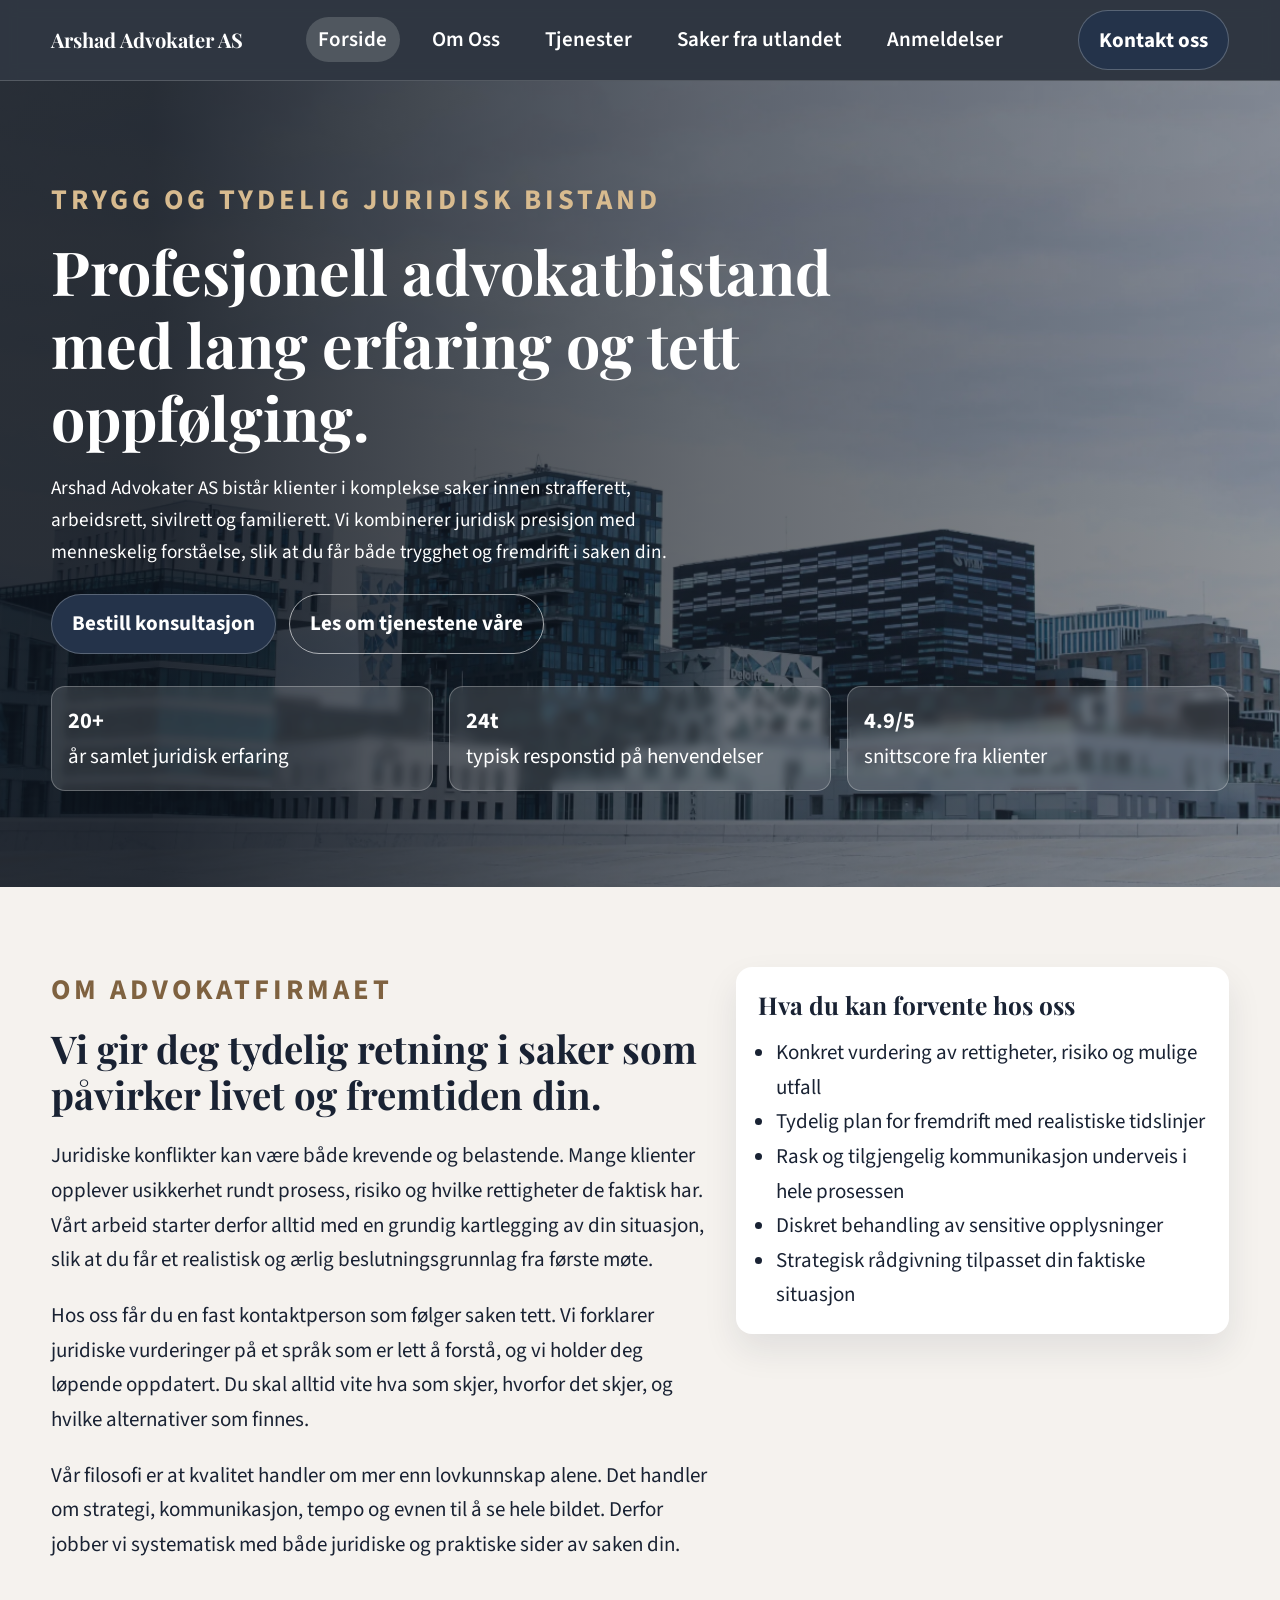
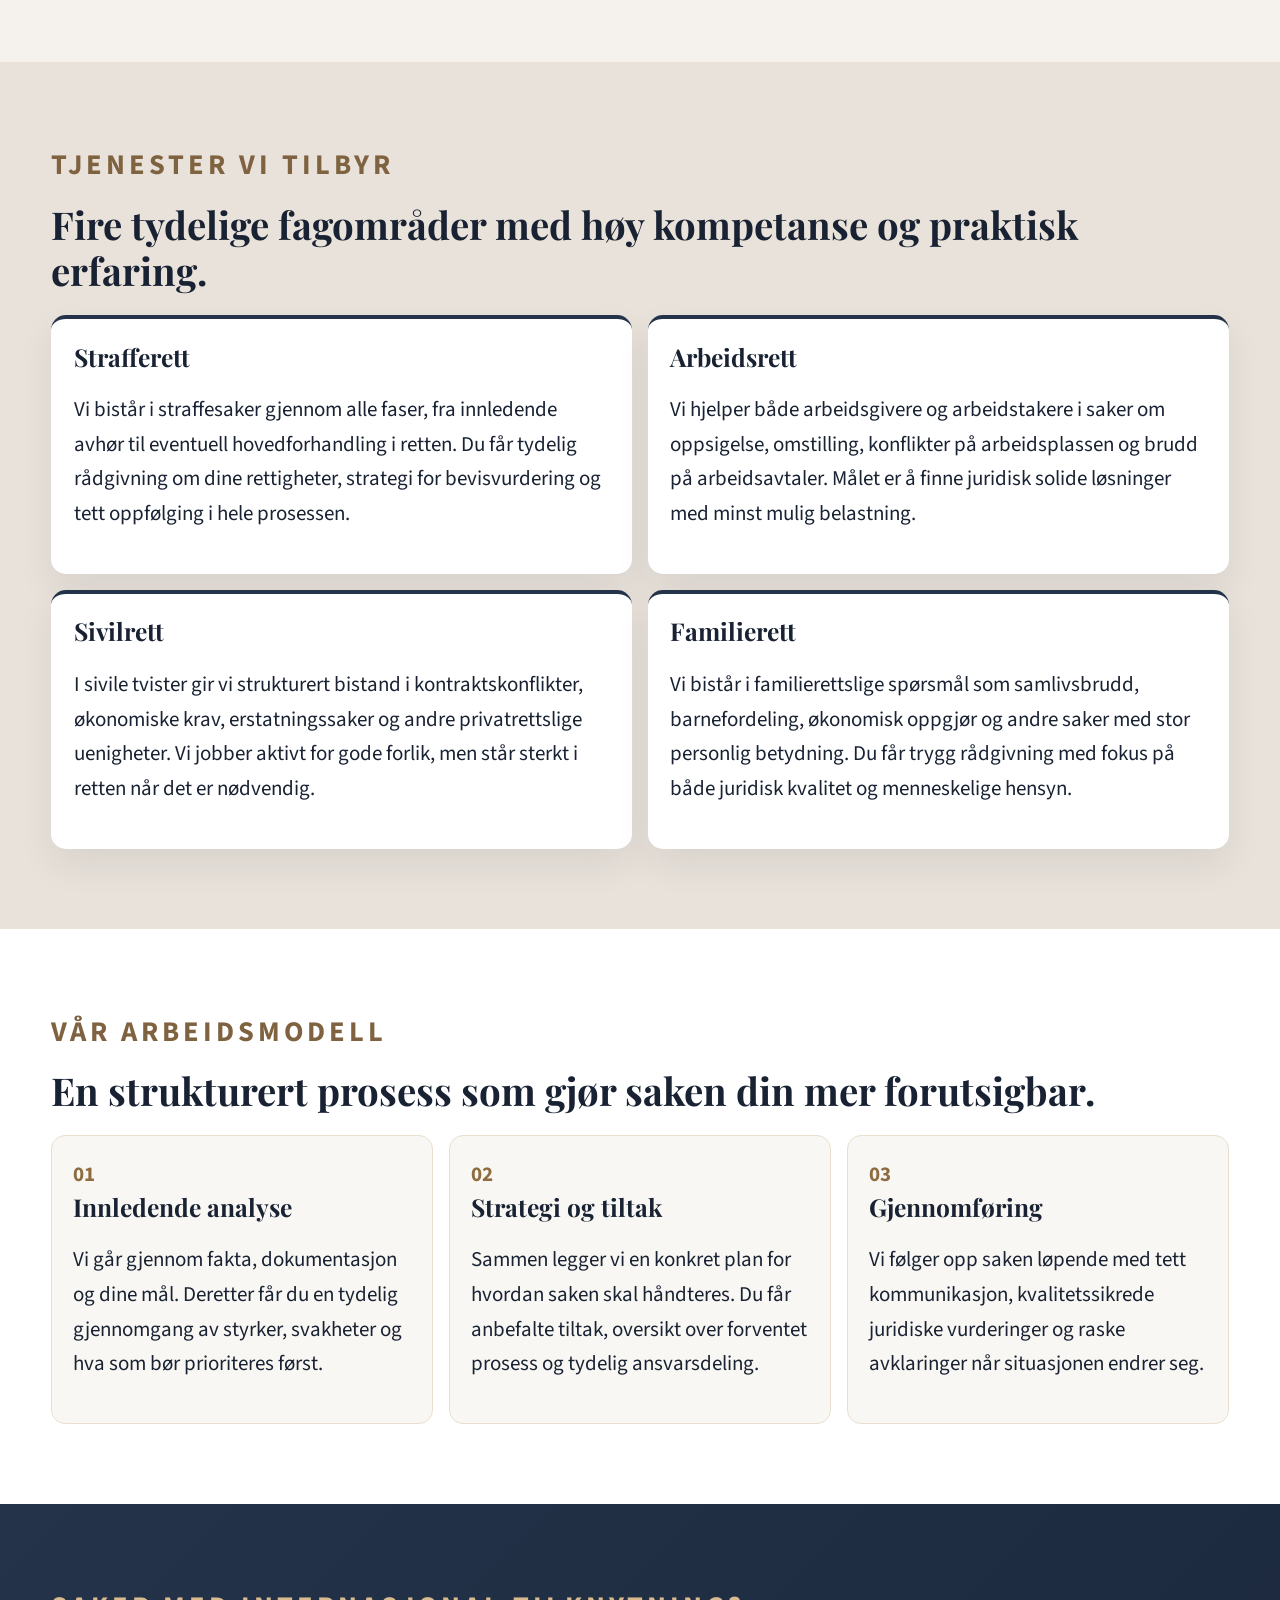
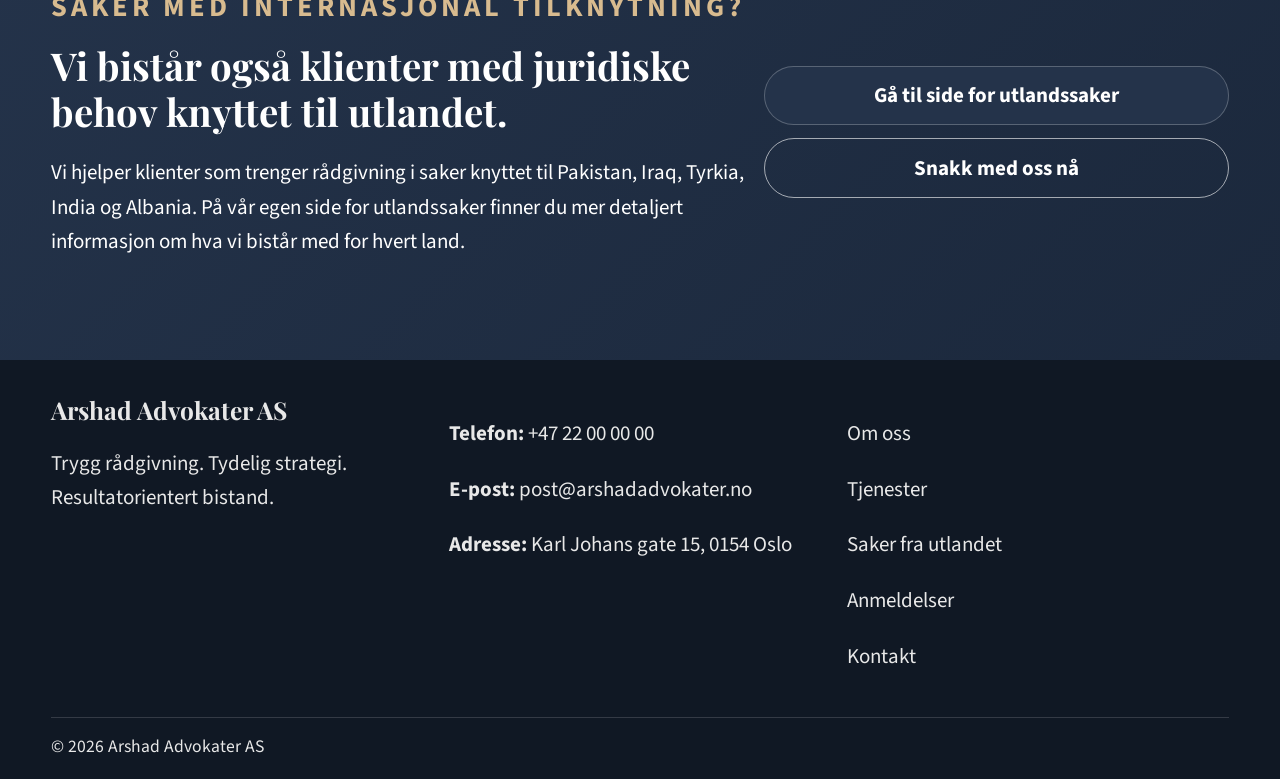
<file: index.html>
<!DOCTYPE html>
<html lang="no">
  <head>
    <meta charset="UTF-8" />
    <meta name="viewport" content="width=device-width, initial-scale=1.0" />
    <title>Arshad Advokater AS | Forside</title>
    <meta
      name="description"
      content="Arshad Advokater AS tilbyr rådgivning innen strafferett, arbeidsrett, sivilrett og familierett med tydelig prosess og tett oppfølging."
    />
    <link rel="preconnect" href="https://fonts.googleapis.com" />
    <link rel="preconnect" href="https://fonts.gstatic.com" crossorigin />
    <link
      href="https://fonts.googleapis.com/css2?family=Playfair+Display:wght@600;700;800&family=Source+Sans+3:wght@300;400;500;600;700&display=swap"
      rel="stylesheet"
    />
    <link rel="stylesheet" href="css/style.css" />
  </head>
  <body>
    <header class="site-header">
      <div class="container nav-wrap">
        <a class="logo" href="index.html">Arshad Advokater AS</a>
        <nav aria-label="Hovedmeny">
          <ul class="menu">
            <li><a class="active" href="index.html">Forside</a></li>
            <li><a href="about.html">Om Oss</a></li>
            <li><a href="tjenester.html">Tjenester</a></li>
            <li><a href="utlandet.html">Saker fra utlandet</a></li>
            <li><a href="anmeldelser.html">Anmeldelser</a></li>
          </ul>
        </nav>
        <a class="nav-cta" href="kontakt.html">Kontakt oss</a>
      </div>
    </header>

    <main>
      <section class="hero">
        <div class="hero-overlay"></div>
        <div class="container hero-content">
          <p class="eyebrow">TRYGG OG TYDELIG JURIDISK BISTAND</p>
          <h1>Profesjonell advokatbistand med lang erfaring og tett oppfølging.</h1>
          <p class="lead">
            Arshad Advokater AS bistår klienter i komplekse saker innen strafferett,
            arbeidsrett, sivilrett og familierett. Vi kombinerer juridisk presisjon med
            menneskelig forståelse, slik at du får både trygghet og fremdrift i saken din.
          </p>
          <div class="hero-actions">
            <a class="btn btn-primary" href="kontakt.html">Bestill konsultasjon</a>
            <a class="btn btn-secondary" href="tjenester.html">Les om tjenestene våre</a>
          </div>
          <div class="hero-stats">
            <article>
              <strong>20+</strong>
              <span>år samlet juridisk erfaring</span>
            </article>
            <article>
              <strong>24t</strong>
              <span>typisk responstid på henvendelser</span>
            </article>
            <article>
              <strong>4.9/5</strong>
              <span>snittscore fra klienter</span>
            </article>
          </div>
        </div>
      </section>

      <section class="section intro">
        <div class="container split">
          <article>
            <p class="eyebrow dark">OM ADVOKATFIRMAET</p>
            <h2>Vi gir deg tydelig retning i saker som påvirker livet og fremtiden din.</h2>
            <p>
              Juridiske konflikter kan være både krevende og belastende. Mange klienter
              opplever usikkerhet rundt prosess, risiko og hvilke rettigheter de faktisk har.
              Vårt arbeid starter derfor alltid med en grundig kartlegging av din situasjon,
              slik at du får et realistisk og ærlig beslutningsgrunnlag fra første møte.
            </p>
            <p>
              Hos oss får du en fast kontaktperson som følger saken tett. Vi forklarer juridiske
              vurderinger på et språk som er lett å forstå, og vi holder deg løpende oppdatert.
              Du skal alltid vite hva som skjer, hvorfor det skjer, og hvilke alternativer som finnes.
            </p>
            <p>
              Vår filosofi er at kvalitet handler om mer enn lovkunnskap alene. Det handler om
              strategi, kommunikasjon, tempo og evnen til å se hele bildet. Derfor jobber vi
              systematisk med både juridiske og praktiske sider av saken din.
            </p>
          </article>
          <aside class="panel">
            <h3>Hva du kan forvente hos oss</h3>
            <ul>
              <li>Konkret vurdering av rettigheter, risiko og mulige utfall</li>
              <li>Tydelig plan for fremdrift med realistiske tidslinjer</li>
              <li>Rask og tilgjengelig kommunikasjon underveis i hele prosessen</li>
              <li>Diskret behandling av sensitive opplysninger</li>
              <li>Strategisk rådgivning tilpasset din faktiske situasjon</li>
            </ul>
          </aside>
        </div>
      </section>

      <section class="section features">
        <div class="container">
          <p class="eyebrow dark">TJENESTER VI TILBYR</p>
          <h2>Fire tydelige fagområder med høy kompetanse og praktisk erfaring.</h2>
          <div class="feature-grid">
            <article class="feature-card">
              <h3>Strafferett</h3>
              <p>
                Vi bistår i straffesaker gjennom alle faser, fra innledende avhør til eventuell
                hovedforhandling i retten. Du får tydelig rådgivning om dine rettigheter, strategi
                for bevisvurdering og tett oppfølging i hele prosessen.
              </p>
            </article>
            <article class="feature-card">
              <h3>Arbeidsrett</h3>
              <p>
                Vi hjelper både arbeidsgivere og arbeidstakere i saker om oppsigelse, omstilling,
                konflikter på arbeidsplassen og brudd på arbeidsavtaler. Målet er å finne juridisk
                solide løsninger med minst mulig belastning.
              </p>
            </article>
            <article class="feature-card">
              <h3>Sivilrett</h3>
              <p>
                I sivile tvister gir vi strukturert bistand i kontraktskonflikter, økonomiske krav,
                erstatningssaker og andre privatrettslige uenigheter. Vi jobber aktivt for gode
                forlik, men står sterkt i retten når det er nødvendig.
              </p>
            </article>
            <article class="feature-card">
              <h3>Familierett</h3>
              <p>
                Vi bistår i familierettslige spørsmål som samlivsbrudd, barnefordeling, økonomisk
                oppgjør og andre saker med stor personlig betydning. Du får trygg rådgivning med
                fokus på både juridisk kvalitet og menneskelige hensyn.
              </p>
            </article>
          </div>
        </div>
      </section>

      <section class="section process">
        <div class="container">
          <p class="eyebrow dark">VÅR ARBEIDSMODELL</p>
          <h2>En strukturert prosess som gjør saken din mer forutsigbar.</h2>
          <div class="timeline">
            <article>
              <span>01</span>
              <h3>Innledende analyse</h3>
              <p>
                Vi går gjennom fakta, dokumentasjon og dine mål. Deretter får du en tydelig
                gjennomgang av styrker, svakheter og hva som bør prioriteres først.
              </p>
            </article>
            <article>
              <span>02</span>
              <h3>Strategi og tiltak</h3>
              <p>
                Sammen legger vi en konkret plan for hvordan saken skal håndteres. Du får
                anbefalte tiltak, oversikt over forventet prosess og tydelig ansvarsdeling.
              </p>
            </article>
            <article>
              <span>03</span>
              <h3>Gjennomføring</h3>
              <p>
                Vi følger opp saken løpende med tett kommunikasjon, kvalitetssikrede juridiske
                vurderinger og raske avklaringer når situasjonen endrer seg.
              </p>
            </article>
          </div>
        </div>
      </section>

      <section class="section cta">
        <div class="container cta-wrap">
          <div>
            <p class="eyebrow">SAKER MED INTERNASJONAL TILKNYTNING?</p>
            <h2>Vi bistår også klienter med juridiske behov knyttet til utlandet.</h2>
            <p>
              Vi hjelper klienter som trenger rådgivning i saker knyttet til Pakistan,
              Iraq, Tyrkia, India og Albania. På vår egen side for utlandssaker finner
              du mer detaljert informasjon om hva vi bistår med for hvert land.
            </p>
          </div>
          <div class="cta-actions">
            <a class="btn btn-primary" href="utlandet.html">Gå til side for utlandssaker</a>
            <a class="btn btn-secondary" href="kontakt.html">Snakk med oss nå</a>
          </div>
        </div>
      </section>
    </main>

    <footer class="site-footer">
      <div class="container footer-grid">
        <div>
          <h3>Arshad Advokater AS</h3>
          <p>Trygg rådgivning. Tydelig strategi. Resultatorientert bistand.</p>
        </div>
        <div>
          <p><strong>Telefon:</strong> +47 22 00 00 00</p>
          <p><strong>E-post:</strong> post@arshadadvokater.no</p>
          <p><strong>Adresse:</strong> Karl Johans gate 15, 0154 Oslo</p>
        </div>
        <div>
          <p><a href="about.html">Om oss</a></p>
          <p><a href="tjenester.html">Tjenester</a></p>
          <p><a href="utlandet.html">Saker fra utlandet</a></p>
          <p><a href="anmeldelser.html">Anmeldelser</a></p>
          <p><a href="kontakt.html">Kontakt</a></p>
        </div>
      </div>
      <div class="container copyright">© <span id="year"></span> Arshad Advokater AS</div>
    </footer>

    <script>
      document.getElementById("year").textContent = new Date().getFullYear();
    </script>
  </body>
</html>
</file>
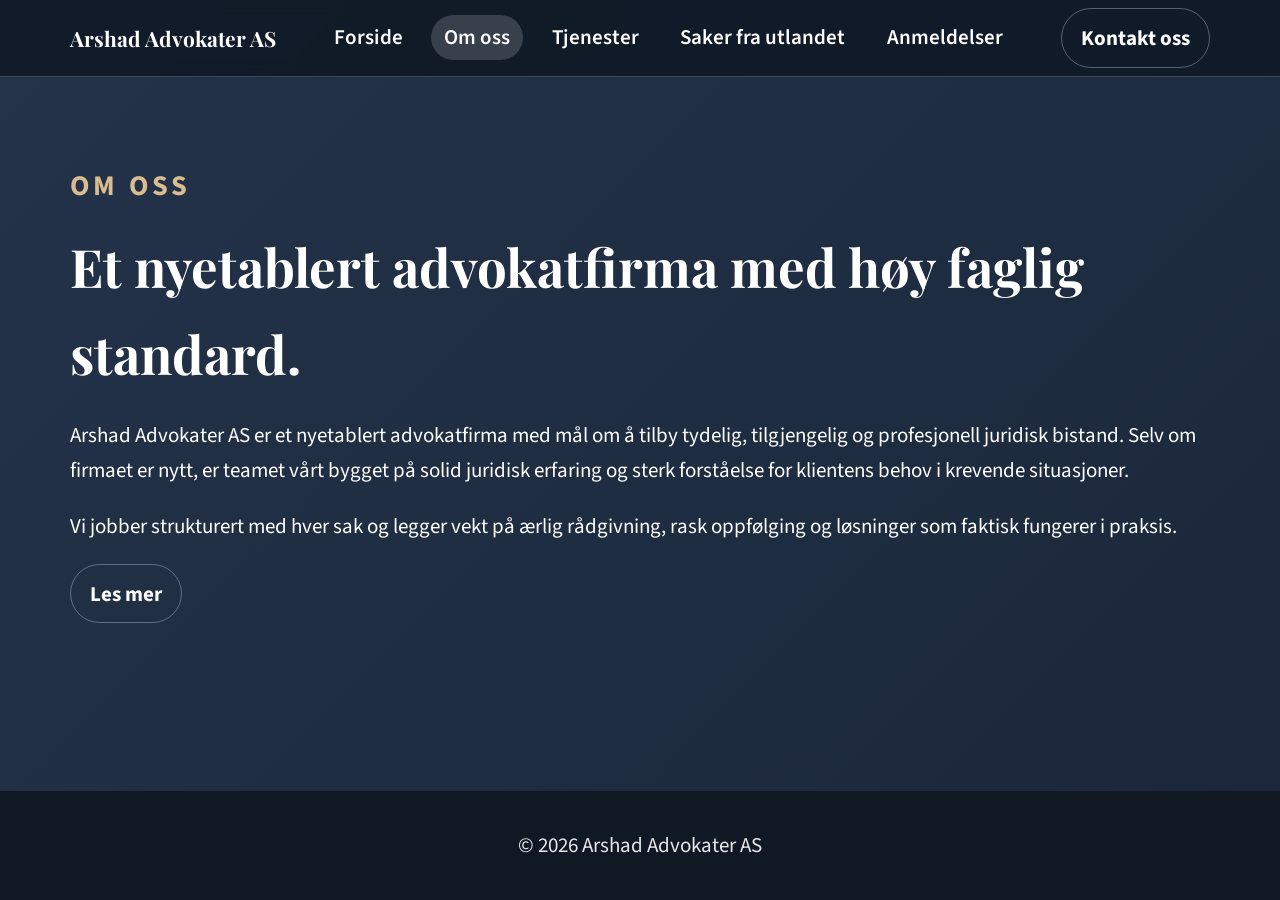
<file: about.html>
<!DOCTYPE html>
<html lang="no">
  <head>
    <meta charset="UTF-8" />
    <meta name="viewport" content="width=device-width, initial-scale=1.0" />
    <title>Arshad Advokater AS | Om oss</title>
    <link rel="preconnect" href="https://fonts.googleapis.com" />
    <link rel="preconnect" href="https://fonts.gstatic.com" crossorigin />
    <link
      href="https://fonts.googleapis.com/css2?family=Playfair+Display:wght@600;700;800&family=Source+Sans+3:wght@300;400;500;600;700&display=swap"
      rel="stylesheet"
    />
    <link rel="stylesheet" href="css/about.css" />
  </head>
  <body>
    <header class="site-header">
      <div class="container nav-wrap">
        <a class="logo" href="index.html">Arshad Advokater AS</a>
        <nav aria-label="Hovedmeny">
          <ul class="menu">
            <li><a href="index.html">Forside</a></li>
            <li><a class="active" href="about.html">Om oss</a></li>
            <li><a href="tjenester.html">Tjenester</a></li>
            <li><a href="utlandet.html">Saker fra utlandet</a></li>
            <li><a href="anmeldelser.html">Anmeldelser</a></li>
          </ul>
        </nav>
        <a class="nav-cta" href="kontakt.html">Kontakt oss</a>
      </div>
    </header>

    <main>
      <section class="hero">
        <div class="container">
          <p class="eyebrow">OM OSS</p>
          <h1>Et nyetablert advokatfirma med høy faglig standard.</h1>
          <p>
            Arshad Advokater AS er et nyetablert advokatfirma med mål om å tilby
            tydelig, tilgjengelig og profesjonell juridisk bistand. Selv om firmaet
            er nytt, er teamet vårt bygget på solid juridisk erfaring og sterk
            forståelse for klientens behov i krevende situasjoner.
          </p>
          <p>
            Vi jobber strukturert med hver sak og legger vekt på ærlig rådgivning,
            rask oppfølging og løsninger som faktisk fungerer i praksis.
          </p>
          <a class="btn" href="advokater.html">Les mer</a>
        </div>
      </section>
    </main>

    <footer class="site-footer">
      <div class="container foot-wrap">
        <p>© <span id="year"></span> Arshad Advokater AS</p>
      </div>
    </footer>

    <script>
      document.getElementById("year").textContent = new Date().getFullYear();
    </script>
  </body>
</html>
</file>
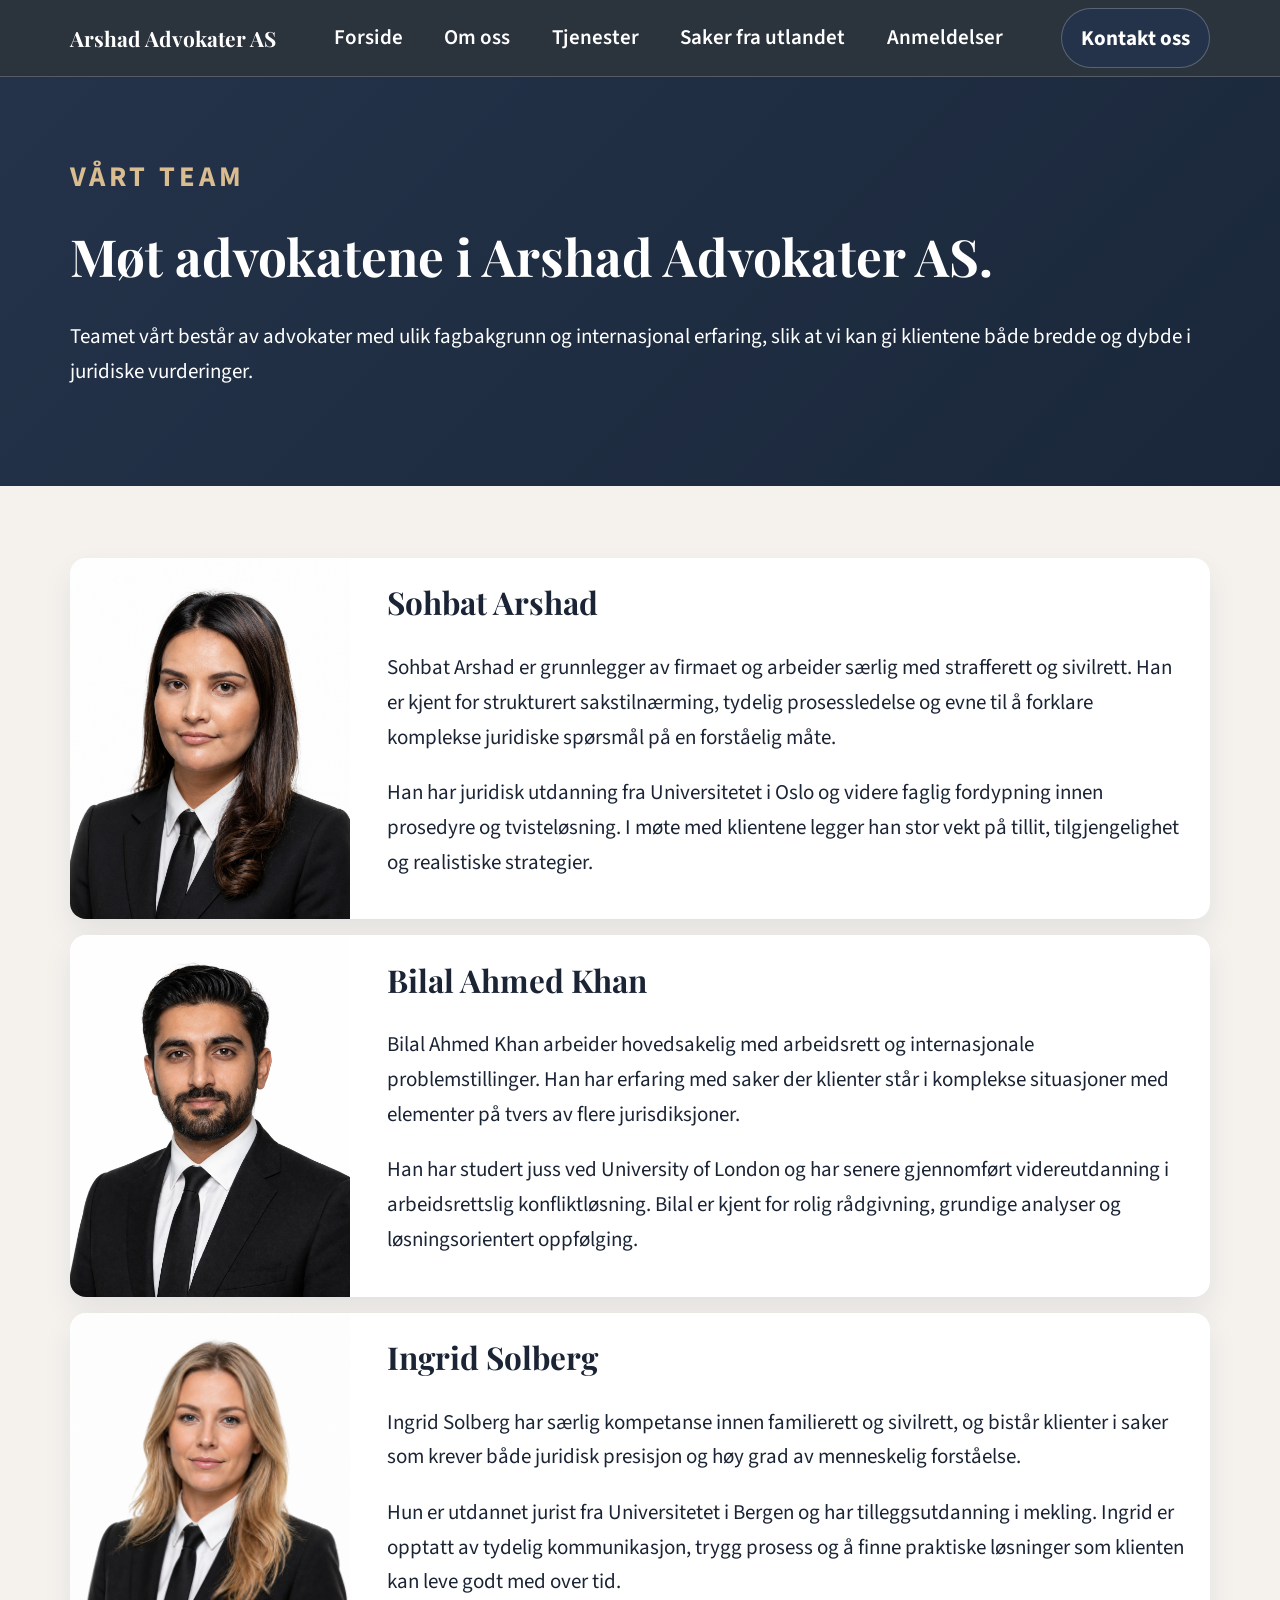
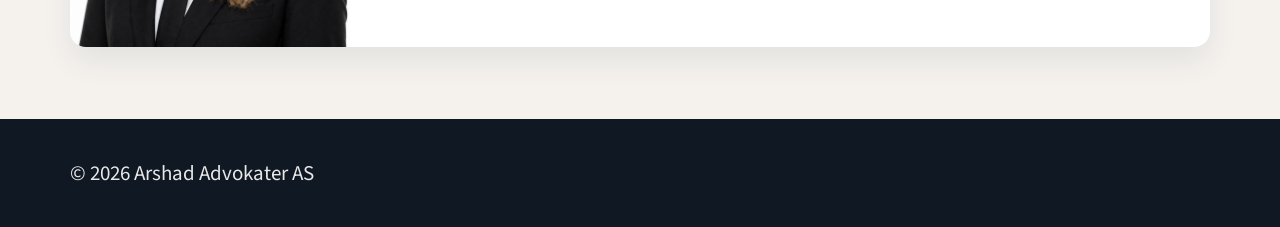
<file: advokater.html>
<!DOCTYPE html>
<html lang="no">
  <head>
    <meta charset="UTF-8" />
    <meta name="viewport" content="width=device-width, initial-scale=1.0" />
    <title>Arshad Advokater AS | Våre advokater</title>
    <link rel="preconnect" href="https://fonts.googleapis.com" />
    <link rel="preconnect" href="https://fonts.gstatic.com" crossorigin />
    <link
      href="https://fonts.googleapis.com/css2?family=Playfair+Display:wght@600;700;800&family=Source+Sans+3:wght@300;400;500;600;700&display=swap"
      rel="stylesheet"
    />
    <link rel="stylesheet" href="css/advokater.css" />
  </head>
  <body>
    <header class="site-header">
      <div class="container nav-wrap">
        <a class="logo" href="index.html">Arshad Advokater AS</a>
        <nav aria-label="Hovedmeny">
          <ul class="menu">
            <li><a href="index.html">Forside</a></li>
          <li><a href="about.html">Om oss</a></li>
            <li><a href="tjenester.html">Tjenester</a></li>
            <li><a href="utlandet.html">Saker fra utlandet</a></li>
            <li><a href="anmeldelser.html">Anmeldelser</a></li>
          </ul>
        </nav>
        <a class="nav-cta" href="kontakt.html">Kontakt oss</a>
      </div>
    </header>

    <main>
      <section class="hero">
        <div class="container">
          <p class="eyebrow">VÅRT TEAM</p>
          <h1>Møt advokatene i Arshad Advokater AS.</h1>
          <p>
            Teamet vårt består av advokater med ulik fagbakgrunn og internasjonal erfaring,
            slik at vi kan gi klientene både bredde og dybde i juridiske vurderinger.
          </p>
        </div>
      </section>

      <section class="section">
        <div class="container team-grid">
          <article class="lawyer-card">
            <img
              src="images/Sobhat.png"
              alt="Portrett av advokat Sohbat Arshad"
            />
            <div class="content">
              <h2>Sohbat Arshad</h2>
              <p>
                Sohbat Arshad er grunnlegger av firmaet og arbeider særlig med strafferett
                og sivilrett. Han er kjent for strukturert sakstilnærming, tydelig prosessledelse
                og evne til å forklare komplekse juridiske spørsmål på en forståelig måte.
              </p>
              <p>
                Han har juridisk utdanning fra Universitetet i Oslo og videre faglig fordypning
                innen prosedyre og tvisteløsning. I møte med klientene legger han stor vekt på
                tillit, tilgjengelighet og realistiske strategier.
              </p>
            </div>
          </article>

          <article class="lawyer-card">
            <img
              src="images/Bilal.png"
              alt="Portrett av advokat Bilal Ahmed Khan"
            />
            <div class="content">
              <h2>Bilal Ahmed Khan</h2>
              <p>
                Bilal Ahmed Khan arbeider hovedsakelig med arbeidsrett og internasjonale
                problemstillinger. Han har erfaring med saker der klienter står i komplekse
                situasjoner med elementer på tvers av flere jurisdiksjoner.
              </p>
              <p>
                Han har studert juss ved University of London og har senere gjennomført
                videreutdanning i arbeidsrettslig konfliktløsning. Bilal er kjent for
                rolig rådgivning, grundige analyser og løsningsorientert oppfølging.
              </p>
            </div>
          </article>

          <article class="lawyer-card">
            <img
              src="images/Ingrid.png"
              alt="Portrett av advokat Ingrid Solberg"
            />
            <div class="content">
              <h2>Ingrid Solberg</h2>
              <p>
                Ingrid Solberg har særlig kompetanse innen familierett og sivilrett, og
                bistår klienter i saker som krever både juridisk presisjon og høy grad av
                menneskelig forståelse.
              </p>
              <p>
                Hun er utdannet jurist fra Universitetet i Bergen og har tilleggsutdanning
                i mekling. Ingrid er opptatt av tydelig kommunikasjon, trygg prosess og
                å finne praktiske løsninger som klienten kan leve godt med over tid.
              </p>
            </div>
          </article>
        </div>
      </section>
    </main>

    <footer class="site-footer">
      <div class="container foot-wrap">
        <p>© <span id="year"></span> Arshad Advokater AS</p>
      </div>
    </footer>

    <script>
      document.getElementById("year").textContent = new Date().getFullYear();
    </script>
  </body>
</html>
</file>
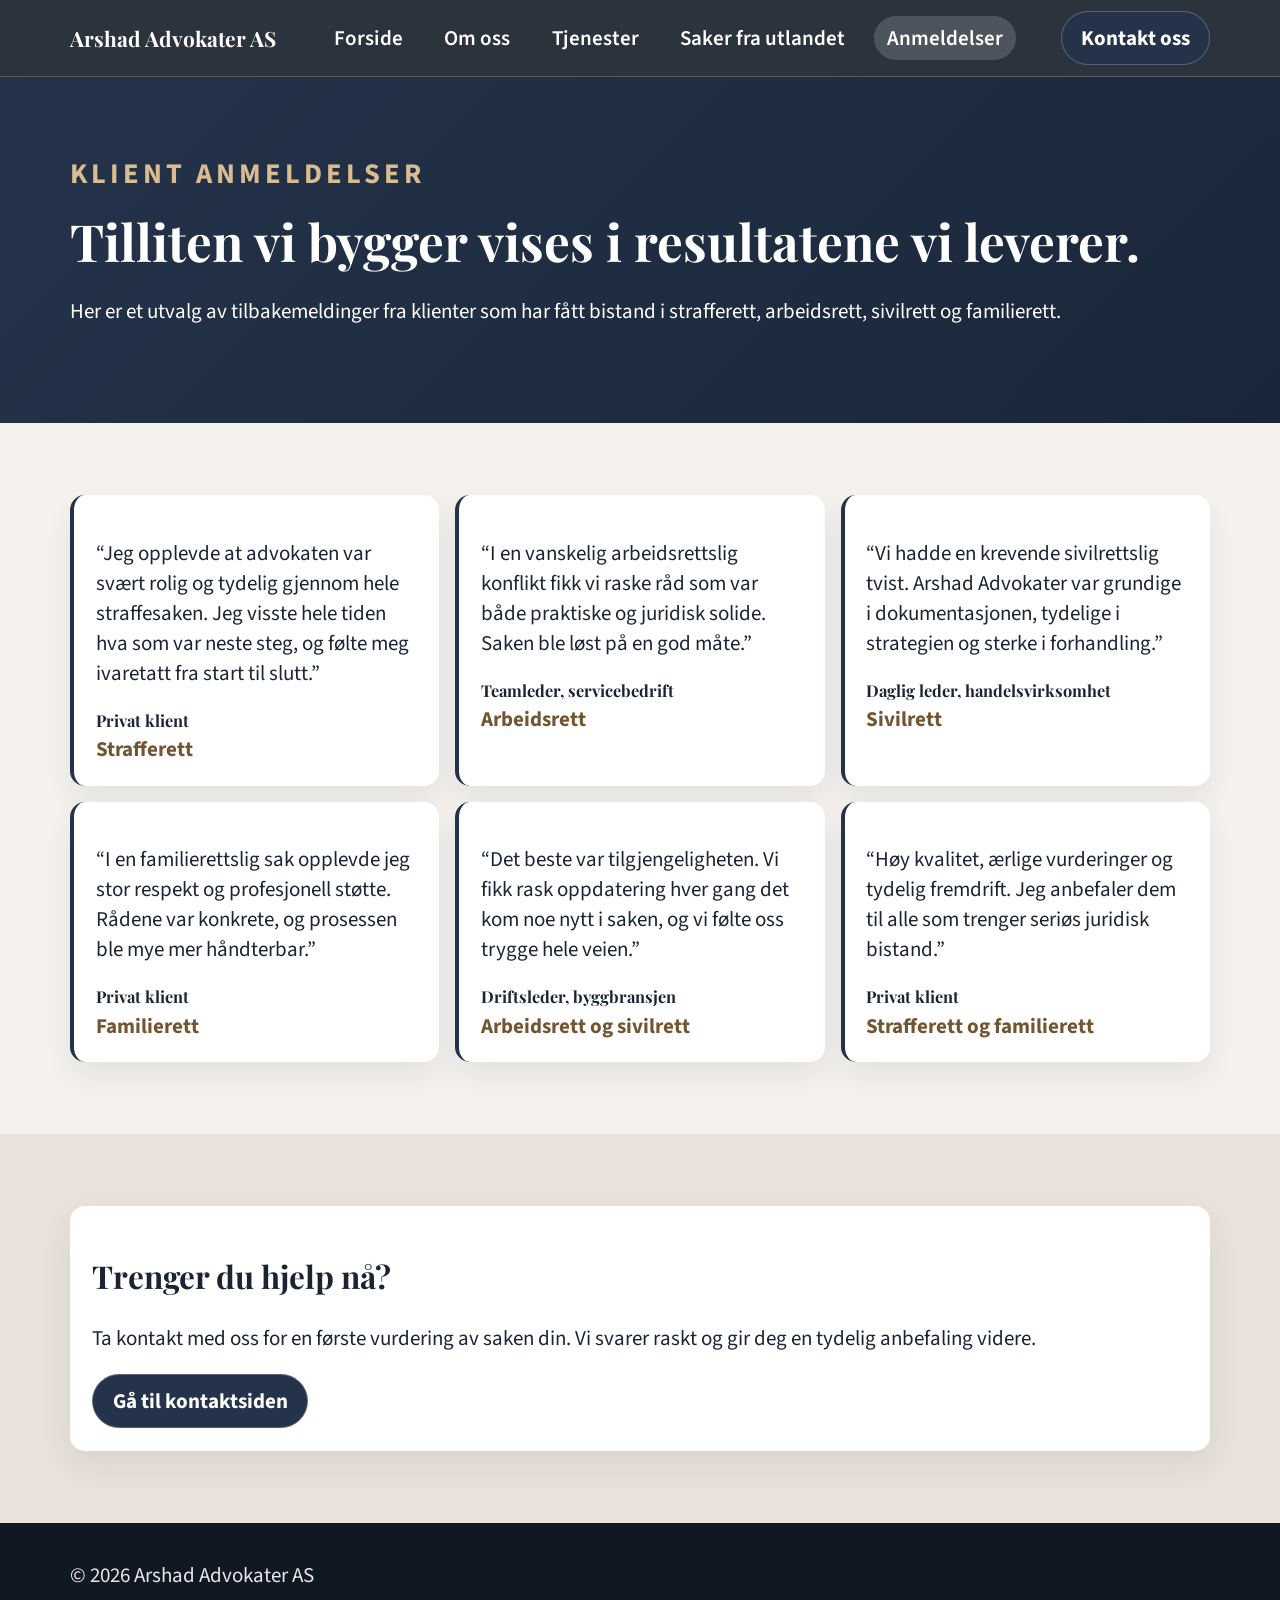
<file: anmeldelser.html>
<!DOCTYPE html>
<html lang="no">
  <head>
    <meta charset="UTF-8" />
    <meta name="viewport" content="width=device-width, initial-scale=1.0" />
    <title>Arshad Advokater AS | Anmeldelser</title>
    <link rel="preconnect" href="https://fonts.googleapis.com" />
    <link rel="preconnect" href="https://fonts.gstatic.com" crossorigin />
    <link
      href="https://fonts.googleapis.com/css2?family=Playfair+Display:wght@600;700;800&family=Source+Sans+3:wght@300;400;500;600;700&display=swap"
      rel="stylesheet"
    />
    <link rel="stylesheet" href="css/anmeldelser.css" />
  </head>
  <body>
    <header class="site-header">
      <div class="container nav-wrap">
        <a class="logo" href="index.html">Arshad Advokater AS</a>
        <nav aria-label="Hovedmeny">
          <ul class="menu">
            <li><a href="index.html">Forside</a></li>
            <li><a href="about.html">Om oss</a></li>
            <li><a href="tjenester.html">Tjenester</a></li>
            <li><a href="utlandet.html">Saker fra utlandet</a></li>
            <li><a class="active" href="anmeldelser.html">Anmeldelser</a></li>
          </ul>
        </nav>
        <a class="nav-cta" href="kontakt.html">Kontakt oss</a>
      </div>
    </header>

    <main>
      <section class="hero">
        <div class="container">
          <p class="eyebrow">KLIENT ANMELDELSER</p>
          <h1>Tilliten vi bygger vises i resultatene vi leverer.</h1>
          <p>
            Her er et utvalg av tilbakemeldinger fra klienter som har fått bistand
            i strafferett, arbeidsrett, sivilrett og familierett.
          </p>
        </div>
      </section>

      <section class="section">
        <div class="container reviews-grid">
          <article class="review">
            <p>
              “Jeg opplevde at advokaten var svært rolig og tydelig gjennom hele
              straffesaken. Jeg visste hele tiden hva som var neste steg, og følte
              meg ivaretatt fra start til slutt.”
            </p>
            <h3>Privat klient</h3>
            <span>Strafferett</span>
          </article>

          <article class="review">
            <p>
              “I en vanskelig arbeidsrettslig konflikt fikk vi raske råd som var
              både praktiske og juridisk solide. Saken ble løst på en god måte.”
            </p>
            <h3>Teamleder, servicebedrift</h3>
            <span>Arbeidsrett</span>
          </article>

          <article class="review">
            <p>
              “Vi hadde en krevende sivilrettslig tvist. Arshad Advokater var
              grundige i dokumentasjonen, tydelige i strategien og sterke i forhandling.”
            </p>
            <h3>Daglig leder, handelsvirksomhet</h3>
            <span>Sivilrett</span>
          </article>

          <article class="review">
            <p>
              “I en familierettslig sak opplevde jeg stor respekt og profesjonell støtte.
              Rådene var konkrete, og prosessen ble mye mer håndterbar.”
            </p>
            <h3>Privat klient</h3>
            <span>Familierett</span>
          </article>

          <article class="review">
            <p>
              “Det beste var tilgjengeligheten. Vi fikk rask oppdatering hver gang det
              kom noe nytt i saken, og vi følte oss trygge hele veien.”
            </p>
            <h3>Driftsleder, byggbransjen</h3>
            <span>Arbeidsrett og sivilrett</span>
          </article>

          <article class="review">
            <p>
              “Høy kvalitet, ærlige vurderinger og tydelig fremdrift. Jeg anbefaler
              dem til alle som trenger seriøs juridisk bistand.”
            </p>
            <h3>Privat klient</h3>
            <span>Strafferett og familierett</span>
          </article>
        </div>
      </section>

      <section class="section cta">
        <div class="container panel">
          <h2>Trenger du hjelp nå?</h2>
          <p>
            Ta kontakt med oss for en første vurdering av saken din. Vi svarer raskt
            og gir deg en tydelig anbefaling videre.
          </p>
          <a class="btn" href="kontakt.html">Gå til kontaktsiden</a>
        </div>
      </section>
    </main>

    <footer class="site-footer">
      <div class="container foot-wrap">
        <p>© <span id="year"></span> Arshad Advokater AS</p>
      </div>
    </footer>

    <script>
      document.getElementById("year").textContent = new Date().getFullYear();
    </script>
  </body>
</html>
</file>
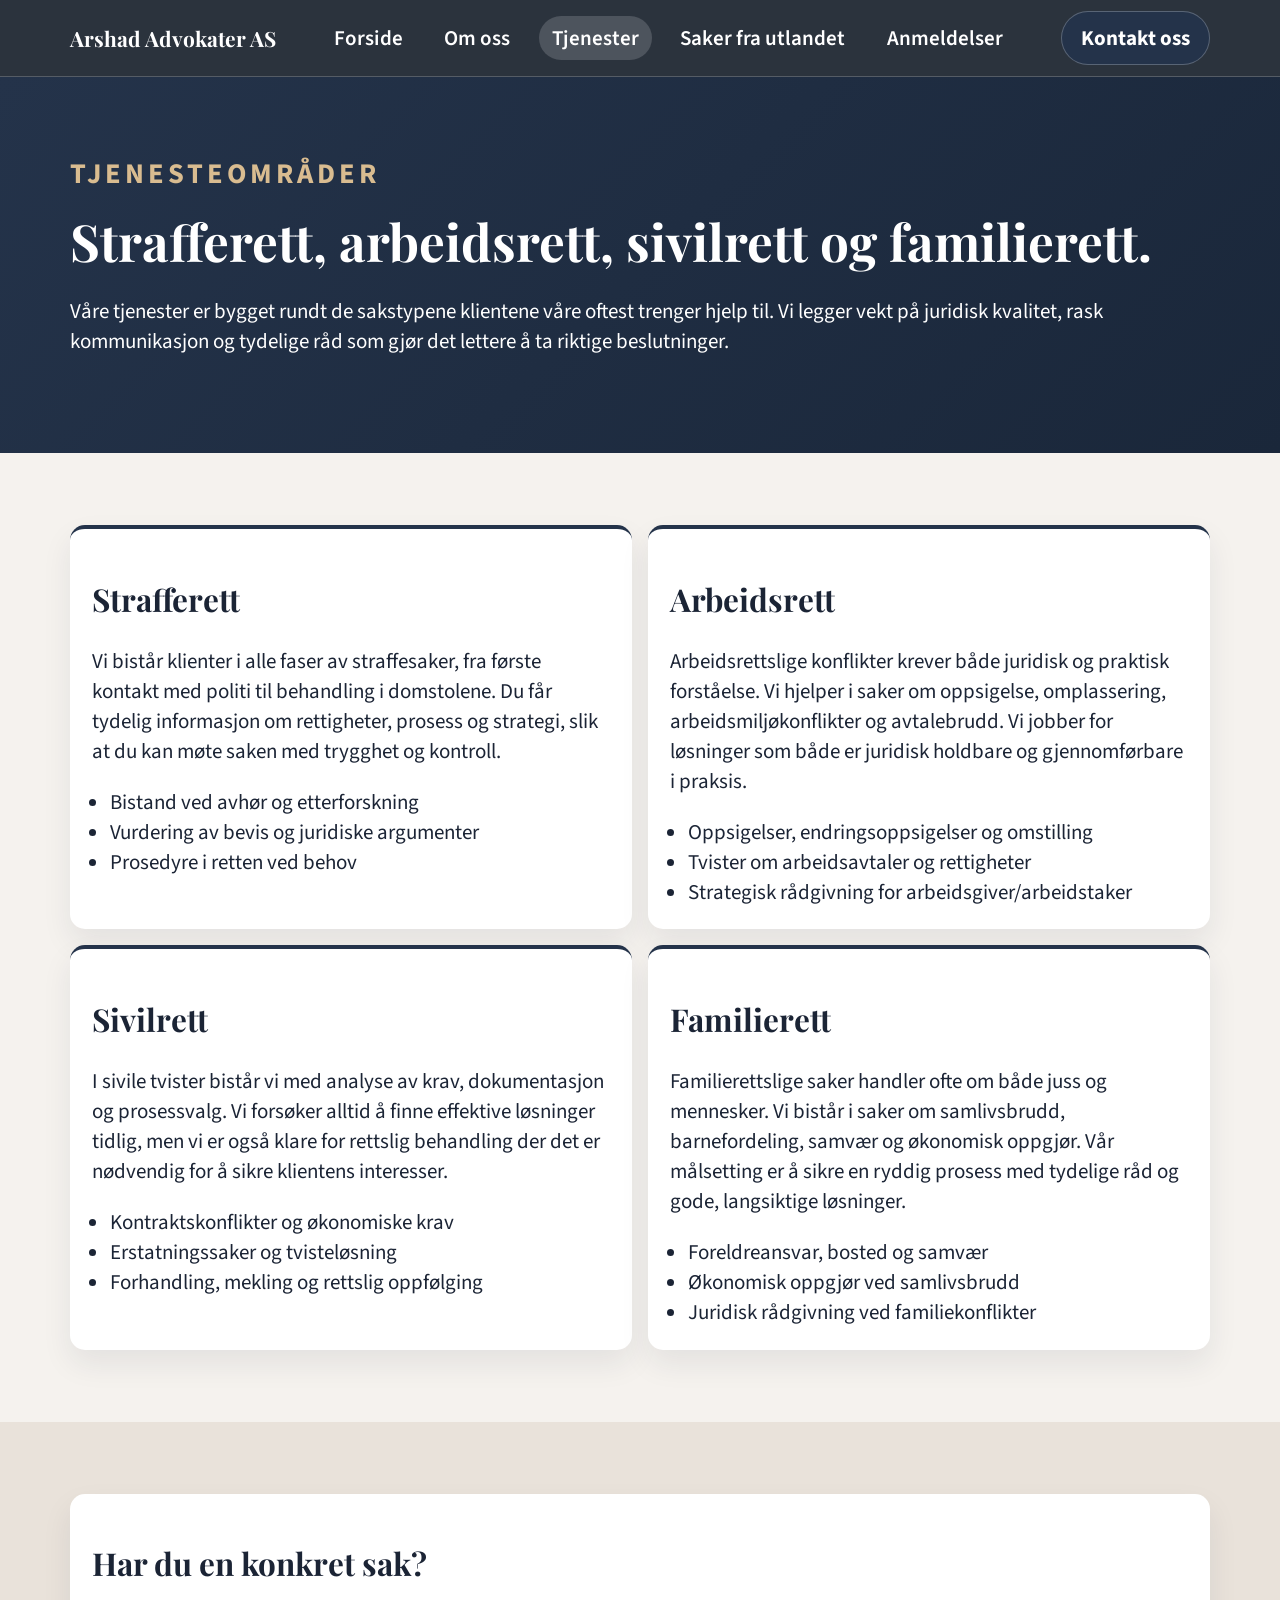
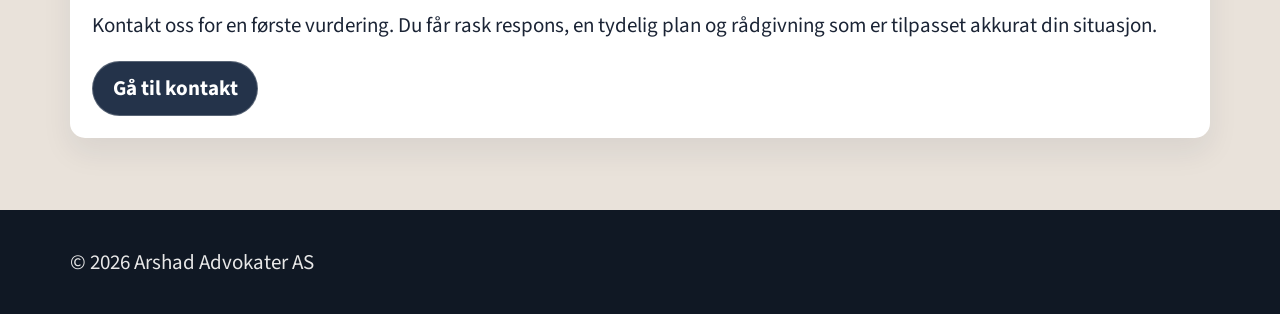
<file: tjenester.html>
<!DOCTYPE html>
<html lang="no">
  <head>
    <meta charset="UTF-8" />
    <meta name="viewport" content="width=device-width, initial-scale=1.0" />
    <title>Arshad Advokater AS | Tjenester</title>
    <link rel="preconnect" href="https://fonts.googleapis.com" />
    <link rel="preconnect" href="https://fonts.gstatic.com" crossorigin />
    <link
      href="https://fonts.googleapis.com/css2?family=Playfair+Display:wght@600;700;800&family=Source+Sans+3:wght@300;400;500;600;700&display=swap"
      rel="stylesheet"
    />
    <link rel="stylesheet" href="css/tjenester.css" />
  </head>
  <body>
    <header class="site-header">
      <div class="container nav-wrap">
        <a class="logo" href="index.html">Arshad Advokater AS</a>
        <nav aria-label="Hovedmeny">
          <ul class="menu">
            <li><a href="index.html">Forside</a></li>
            <li><a href="about.html">Om oss</a></li>
            <li><a class="active" href="tjenester.html">Tjenester</a></li>
            <li><a href="utlandet.html">Saker fra utlandet</a></li>
            <li><a href="anmeldelser.html">Anmeldelser</a></li>
          </ul>
        </nav>
        <a class="nav-cta" href="kontakt.html">Kontakt oss</a>
      </div>
    </header>

    <main>
      <section class="page-hero">
        <div class="container">
          <p class="eyebrow">TJENESTEOMRÅDER</p>
          <h1>Strafferett, arbeidsrett, sivilrett og familierett.</h1>
          <p>
            Våre tjenester er bygget rundt de sakstypene klientene våre oftest trenger
            hjelp til. Vi legger vekt på juridisk kvalitet, rask kommunikasjon og tydelige
            råd som gjør det lettere å ta riktige beslutninger.
          </p>
        </div>
      </section>

      <section class="section">
        <div class="container service-grid">
          <article class="service-card">
            <h2>Strafferett</h2>
            <p>
              Vi bistår klienter i alle faser av straffesaker, fra første kontakt med politi
              til behandling i domstolene. Du får tydelig informasjon om rettigheter, prosess
              og strategi, slik at du kan møte saken med trygghet og kontroll.
            </p>
            <ul>
              <li>Bistand ved avhør og etterforskning</li>
              <li>Vurdering av bevis og juridiske argumenter</li>
              <li>Prosedyre i retten ved behov</li>
            </ul>
          </article>

          <article class="service-card">
            <h2>Arbeidsrett</h2>
            <p>
              Arbeidsrettslige konflikter krever både juridisk og praktisk forståelse. Vi hjelper
              i saker om oppsigelse, omplassering, arbeidsmiljøkonflikter og avtalebrudd. Vi jobber
              for løsninger som både er juridisk holdbare og gjennomførbare i praksis.
            </p>
            <ul>
              <li>Oppsigelser, endringsoppsigelser og omstilling</li>
              <li>Tvister om arbeidsavtaler og rettigheter</li>
              <li>Strategisk rådgivning for arbeidsgiver/arbeidstaker</li>
            </ul>
          </article>

          <article class="service-card">
            <h2>Sivilrett</h2>
            <p>
              I sivile tvister bistår vi med analyse av krav, dokumentasjon og prosessvalg.
              Vi forsøker alltid å finne effektive løsninger tidlig, men vi er også klare for
              rettslig behandling der det er nødvendig for å sikre klientens interesser.
            </p>
            <ul>
              <li>Kontraktskonflikter og økonomiske krav</li>
              <li>Erstatningssaker og tvisteløsning</li>
              <li>Forhandling, mekling og rettslig oppfølging</li>
            </ul>
          </article>

          <article class="service-card">
            <h2>Familierett</h2>
            <p>
              Familierettslige saker handler ofte om både juss og mennesker. Vi bistår i saker
              om samlivsbrudd, barnefordeling, samvær og økonomisk oppgjør. Vår målsetting er å
              sikre en ryddig prosess med tydelige råd og gode, langsiktige løsninger.
            </p>
            <ul>
              <li>Foreldreansvar, bosted og samvær</li>
              <li>Økonomisk oppgjør ved samlivsbrudd</li>
              <li>Juridisk rådgivning ved familiekonflikter</li>
            </ul>
          </article>
        </div>
      </section>

      <section class="section panel-section">
        <div class="container panel">
          <h2>Har du en konkret sak?</h2>
          <p>
            Kontakt oss for en første vurdering. Du får rask respons, en tydelig plan og
            rådgivning som er tilpasset akkurat din situasjon.
          </p>
          <a class="btn" href="kontakt.html">Gå til kontakt</a>
        </div>
      </section>
    </main>

    <footer class="site-footer">
      <div class="container foot-wrap">
        <p>© <span id="year"></span> Arshad Advokater AS</p>
      </div>
    </footer>

    <script>
      document.getElementById("year").textContent = new Date().getFullYear();
    </script>
  </body>
</html>
</file>
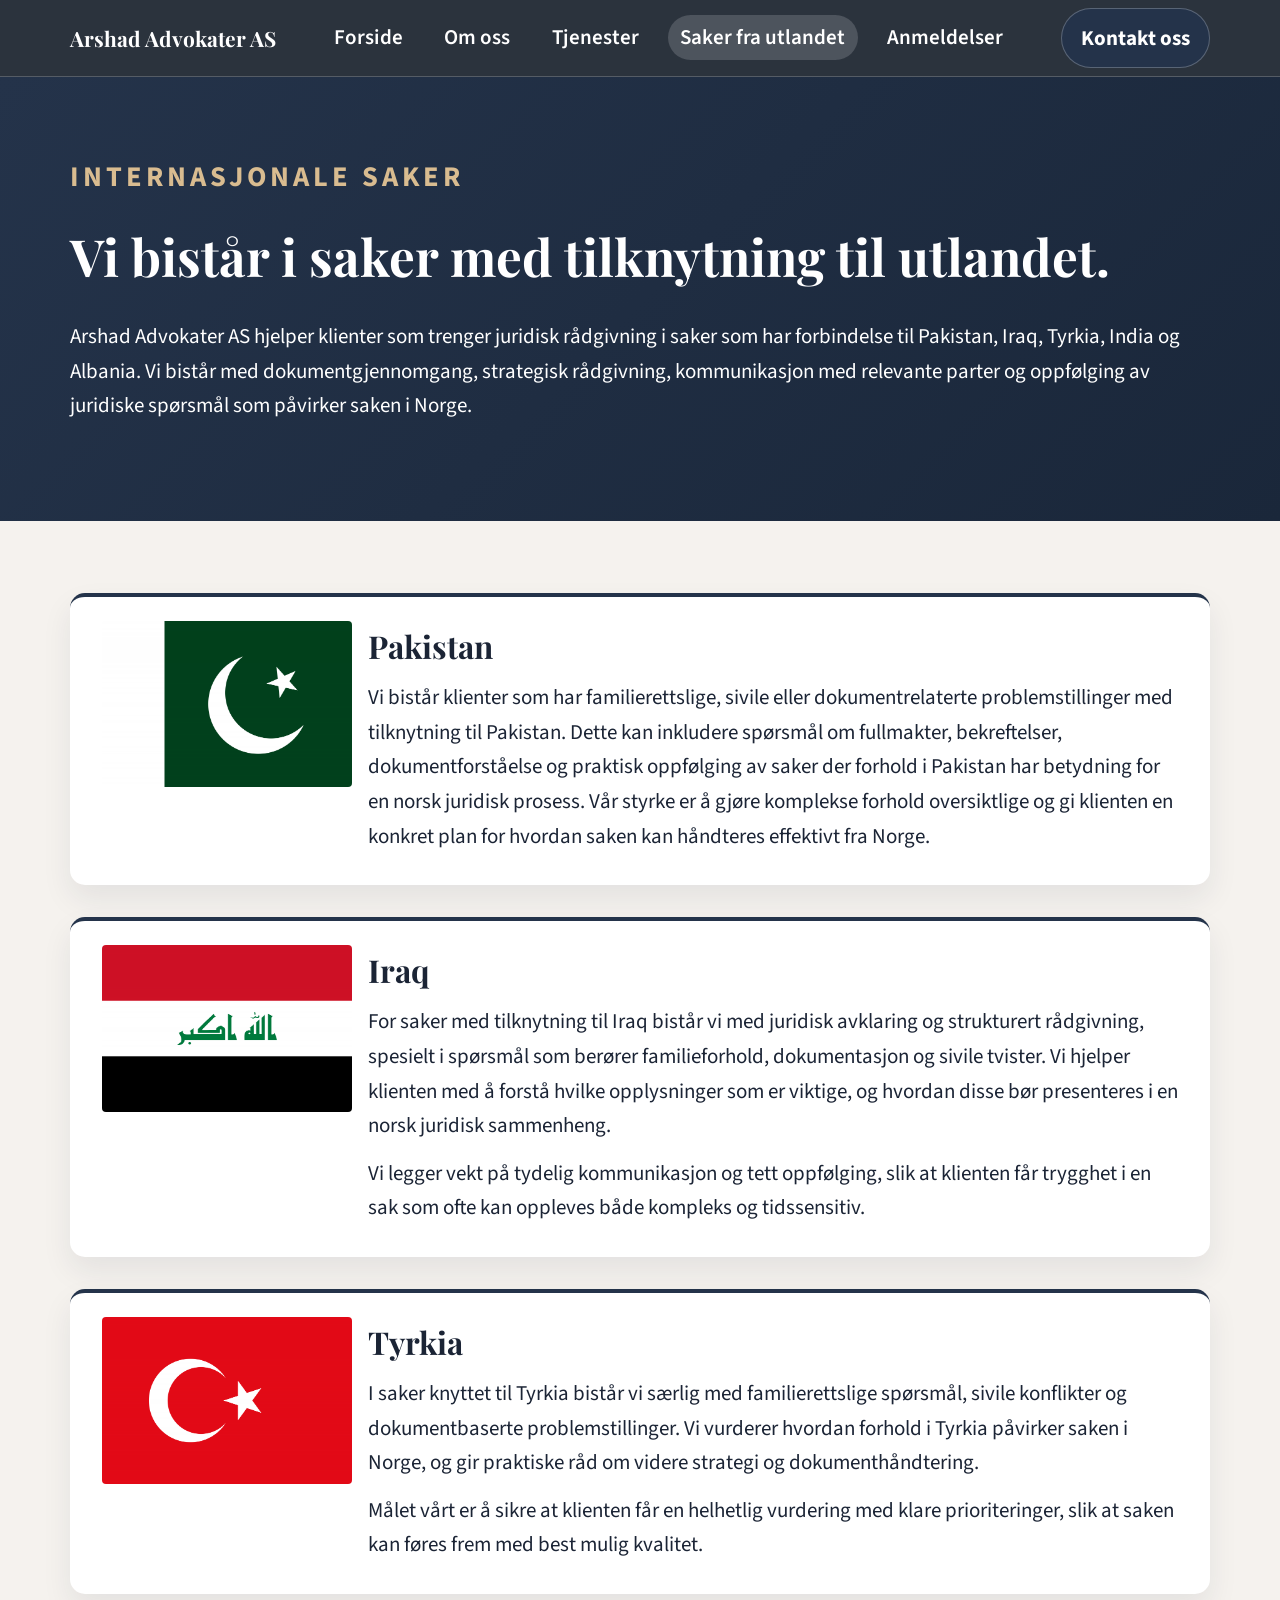
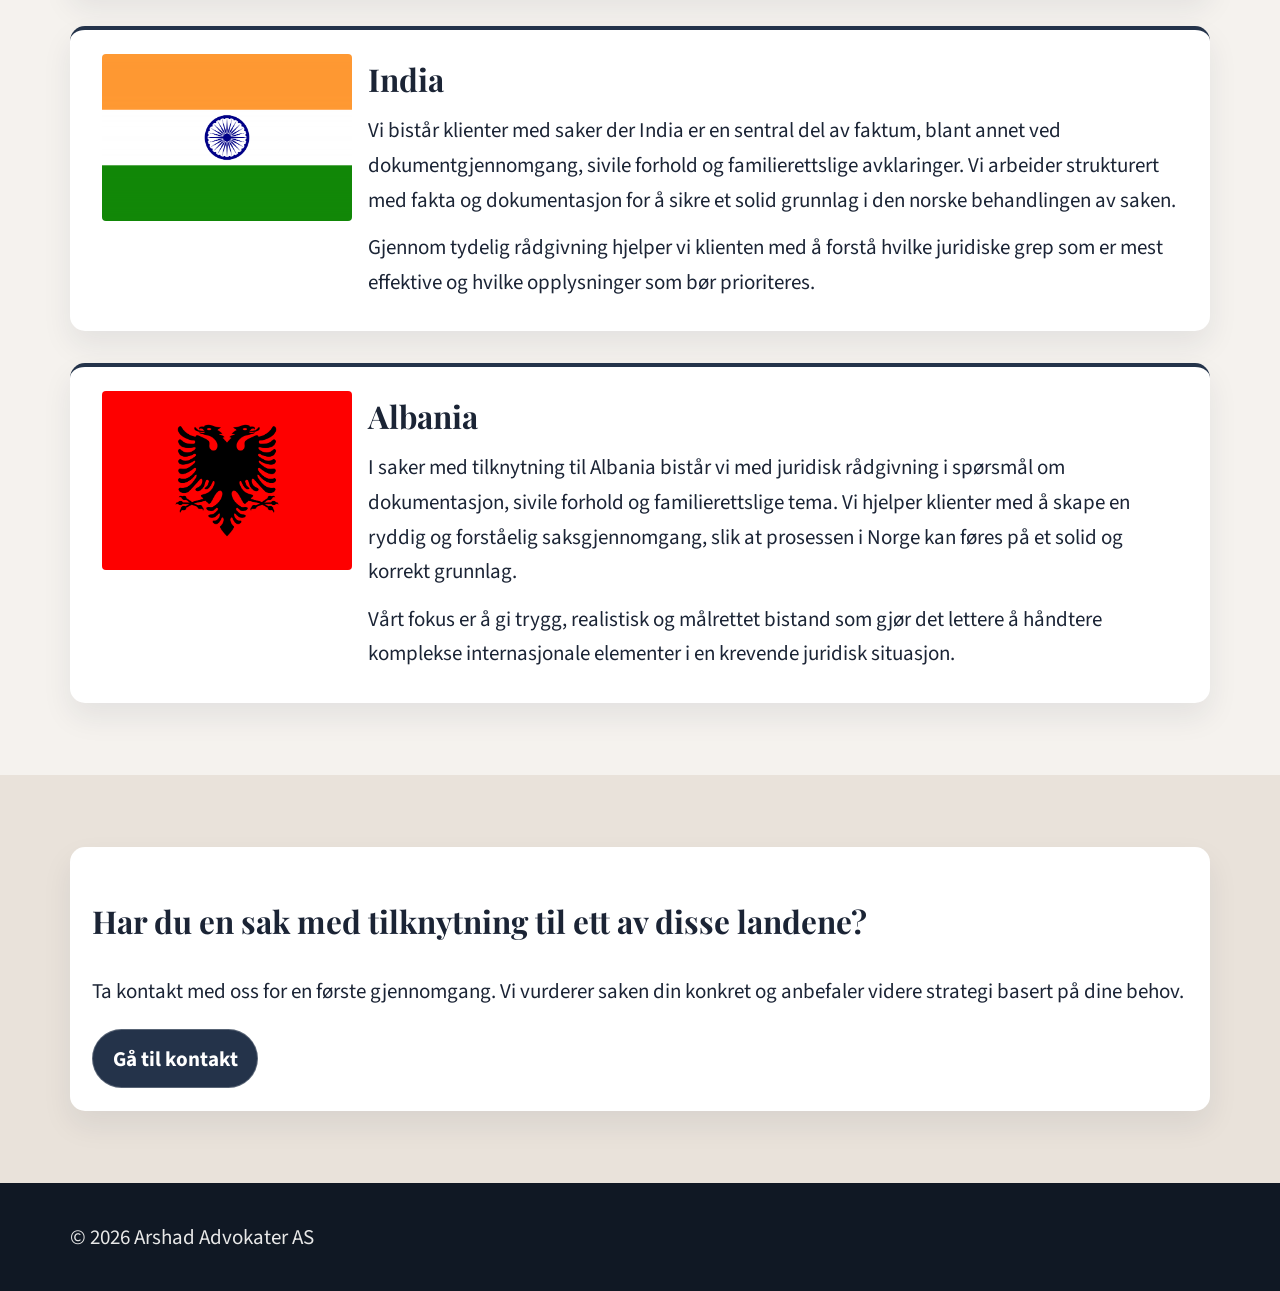
<file: utlandet.html>
<!DOCTYPE html>
<html lang="no">
  <head>
    <meta charset="UTF-8" />
    <meta name="viewport" content="width=device-width, initial-scale=1.0" />
    <title>Arshad Advokater AS | Saker fra utlandet</title>
    <link rel="preconnect" href="https://fonts.googleapis.com" />
    <link rel="preconnect" href="https://fonts.gstatic.com" crossorigin />
    <link
      href="https://fonts.googleapis.com/css2?family=Playfair+Display:wght@600;700;800&family=Source+Sans+3:wght@300;400;500;600;700&display=swap"
      rel="stylesheet"
    />
    <link rel="stylesheet" href="css/utlandet.css" />
  </head>
  <body>
    <header class="site-header">
      <div class="container nav-wrap">
        <a class="logo" href="index.html">Arshad Advokater AS</a>
        <nav aria-label="Hovedmeny">
          <ul class="menu">
            <li><a href="index.html">Forside</a></li>
            <li><a href="about.html">Om oss</a></li>
            <li><a href="tjenester.html">Tjenester</a></li>
            <li><a class="active" href="utlandet.html">Saker fra utlandet</a></li>
            <li><a href="anmeldelser.html">Anmeldelser</a></li>
          </ul>
        </nav>
        <a class="nav-cta" href="kontakt.html">Kontakt oss</a>
      </div>
    </header>

    <main>
      <section class="hero">
        <div class="container">
          <p class="eyebrow">INTERNASJONALE SAKER</p>
          <h1>Vi bistår i saker med tilknytning til utlandet.</h1>
          <p>
            Arshad Advokater AS hjelper klienter som trenger juridisk rådgivning i saker
            som har forbindelse til Pakistan, Iraq, Tyrkia, India og Albania. Vi bistår
            med dokumentgjennomgang, strategisk rådgivning, kommunikasjon med relevante
            parter og oppfølging av juridiske spørsmål som påvirker saken i Norge.
          </p>
        </div>
      </section>

      <section class="section">
        <div class="container country-grid">
          <article class="country-card">
            <img src="images/pakistan.png" alt="Pakistan flagg" class="flag" />
            <div class="country-content">
              <h2>Pakistan</h2>
              <p>
                Vi bistår klienter som har familierettslige, sivile eller dokumentrelaterte
                problemstillinger med tilknytning til Pakistan. Dette kan inkludere spørsmål
                om fullmakter, bekreftelser, dokumentforståelse og praktisk oppfølging av saker
                der forhold i Pakistan har betydning for en norsk juridisk prosess. Vår styrke er å gjøre komplekse forhold oversiktlige og gi klienten en konkret
                plan for hvordan saken kan håndteres effektivt fra Norge.
              </p>
            </div>
          </article>

          <article class="country-card">
            <img src="images/iraq.png" alt="Iraq flagg" class="flag" />
            <div class="country-content">
              <h2>Iraq</h2>
              <p>
                For saker med tilknytning til Iraq bistår vi med juridisk avklaring og strukturert
                rådgivning, spesielt i spørsmål som berører familieforhold, dokumentasjon og
                sivile tvister. Vi hjelper klienten med å forstå hvilke opplysninger som er viktige,
                og hvordan disse bør presenteres i en norsk juridisk sammenheng.
              </p>
              <p>
                Vi legger vekt på tydelig kommunikasjon og tett oppfølging, slik at klienten får
                trygghet i en sak som ofte kan oppleves både kompleks og tidssensitiv.
              </p>
            </div>
          </article>

          <article class="country-card">
            <img src="images/turkey.png" alt="Tyrkia flagg" class="flag" />
            <div class="country-content">
              <h2>Tyrkia</h2>
              <p>
                I saker knyttet til Tyrkia bistår vi særlig med familierettslige spørsmål, sivile
                konflikter og dokumentbaserte problemstillinger. Vi vurderer hvordan forhold i Tyrkia
                påvirker saken i Norge, og gir praktiske råd om videre strategi og dokumenthåndtering.
              </p>
              <p>
                Målet vårt er å sikre at klienten får en helhetlig vurdering med klare prioriteringer,
                slik at saken kan føres frem med best mulig kvalitet.
              </p>
            </div>
          </article>

          <article class="country-card">
            <img src="images/india.png" alt="India flagg" class="flag" />
            <div class="country-content">
              <h2>India</h2>
              <p>
                Vi bistår klienter med saker der India er en sentral del av faktum, blant annet ved
                dokumentgjennomgang, sivile forhold og familierettslige avklaringer. Vi arbeider
                strukturert med fakta og dokumentasjon for å sikre et solid grunnlag i den norske
                behandlingen av saken.
              </p>
              <p>
                Gjennom tydelig rådgivning hjelper vi klienten med å forstå hvilke juridiske grep som
                er mest effektive og hvilke opplysninger som bør prioriteres.
              </p>
            </div>
          </article>

          <article class="country-card">
            <img src="images/albania.png" alt="Albania flagg" class="flag" />
            <div class="country-content">
              <h2>Albania</h2>
              <p>
                I saker med tilknytning til Albania bistår vi med juridisk rådgivning i spørsmål om
                dokumentasjon, sivile forhold og familierettslige tema. Vi hjelper klienter med å
                skape en ryddig og forståelig saksgjennomgang, slik at prosessen i Norge kan føres
                på et solid og korrekt grunnlag.
              </p>
              <p>
                Vårt fokus er å gi trygg, realistisk og målrettet bistand som gjør det lettere å
                håndtere komplekse internasjonale elementer i en krevende juridisk situasjon.
              </p>
            </div>
          </article>
        </div>
      </section>

      <section class="section cta">
        <div class="container panel">
          <h2>Har du en sak med tilknytning til ett av disse landene?</h2>
          <p>
            Ta kontakt med oss for en første gjennomgang. Vi vurderer saken din konkret og
            anbefaler videre strategi basert på dine behov.
          </p>
          <a class="btn" href="kontakt.html">Gå til kontakt</a>
        </div>
      </section>
    </main>

    <footer class="site-footer">
      <div class="container foot-wrap">
        <p>© <span id="year"></span> Arshad Advokater AS</p>
      </div>
    </footer>

    <script>
      document.getElementById("year").textContent = new Date().getFullYear();
    </script>
  </body>
</html>
</file>
<file: css/style.css>
:root {
  --bg: #f5f2ee;
  --ink: #192233;
  --brand: #24334a;
  --brand-2: #1b283c;
  --accent: #d8bb8f;
  --white: #fff;
  --muted: #e9e2da;
}

* {
  box-sizing: border-box;
}

html {
  scroll-behavior: smooth;
}

body {
  margin: 0;
  font-family: "Source Sans 3", Arial, sans-serif;
  color: var(--ink);
  background: var(--bg);
  line-height: 1.65;
  font-size: 21px;
}

a {
  color: inherit;
  text-decoration: none;
  transition: all 0.25s ease;
}

.container {
  width: min(1180px, 92%);
  margin: 0 auto;
}

.site-header {
  position: sticky;
  top: 0;
  z-index: 100;
  background: rgba(15, 24, 37, 0.86);
  border-bottom: 1px solid rgba(255, 255, 255, 0.18);
  backdrop-filter: blur(8px);
}

.nav-wrap {
  display: flex;
  justify-content: space-between;
  align-items: center;
  gap: 1rem;
  min-height: 80px;
  color: #fff;
}

.logo {
  font-family: "Playfair Display", serif;
  font-size: 1.26rem;
  font-weight: 700;
}

.menu {
  list-style: none;
  display: flex;
  gap: 1.2rem;
  margin: 0;
  padding: 0;
}

.menu a {
  padding: 0.45rem 0.8rem;
  border-radius: 999px;
  font-weight: 600;
}

.menu a:hover,
.menu a.active {
  background: rgba(255, 255, 255, 0.16);
}

.nav-cta,
.btn {
  display: inline-flex;
  align-items: center;
  justify-content: center;
  border-radius: 999px;
  font-weight: 700;
  padding: 0.72rem 1.25rem;
  border: 1px solid transparent;
  transform: translateY(0);
}

.nav-cta:hover,
.btn:hover {
  transform: translateY(-2px);
}

.nav-cta,
.btn-primary {
  background: var(--brand);
  color: #fff;
  border-color: rgba(255, 255, 255, 0.24);
}

.btn-secondary {
  background: transparent;
  color: #fff;
  border-color: rgba(255, 255, 255, 0.6);
}

.hero {
  position: relative;
  background: url(/images/bjorvika.png);
  background-size: cover;
  background-position: center;
  min-height: 88vh;
  display: grid;
  align-items: center;
}

.hero-overlay {
  position: absolute;
  inset: 0;
  background: linear-gradient(
    90deg,
    rgba(10, 16, 25, 0.87) 12%,
    rgba(10, 16, 25, 0.62) 56%,
    rgba(10, 16, 25, 0.45) 100%
  );
}

.hero-content {
  position: relative;
  z-index: 1;
  color: #fff;
  padding: 6rem 0;
}

.eyebrow {
  margin: 0 0 0.7rem;
  color: var(--accent);
  font-size: 1.78rem;
  letter-spacing: 0.14em;
  font-weight: 700;
}

.eyebrow.dark {
  color: #7f6240;
}

h1,
h2,
h3 {
  font-family: "Playfair Display", serif;
  margin: 0 0 1rem;
  line-height: 1.2;
}

h1 {
  max-width: 20ch;
  font-size: clamp(2.2rem, 5vw, 3.8rem);
}

h2 {
  font-size: clamp(1.65rem, 3vw, 2.5rem);
}

.lead {
  font-size: 1.2rem;
  max-width: 62ch;
}

.hero-actions {
  display: flex;
  flex-wrap: wrap;
  gap: 0.8rem;
  margin: 1.6rem 0 2rem;
}

.hero-stats {
  display: grid;
  grid-template-columns: repeat(3, minmax(170px, 1fr));
  gap: 1rem;
}

.hero-stats article {
  background: rgba(255, 255, 255, 0.13);
  border: 1px solid rgba(255, 255, 255, 0.27);
  border-radius: 14px;
  padding: 1rem;
  backdrop-filter: blur(4px);
}

.hero-stats strong {
  display: block;
  font-size: 1.4rem;
}

.section {
  padding: 5rem 0;
}

.split {
  display: grid;
  grid-template-columns: 1.35fr 1fr;
  gap: 1.2rem;
}

.panel {
  background: #fff;
  border-radius: 16px;
  padding: 1.4rem;
  box-shadow: 0 16px 35px rgba(24, 38, 58, 0.09);
  height: fit-content;
}

.panel ul {
  margin: 0.9rem 0 0;
  padding-left: 1.1rem;
}

.features {
  background: var(--muted);
}

.feature-grid {
  margin-top: 1.4rem;
  display: grid;
  grid-template-columns: repeat(2, minmax(240px, 1fr));
  gap: 1rem;
}

.feature-card {
  background: #fff;
  border-top: 4px solid var(--brand);
  border-radius: 15px;
  padding: 1.4rem;
  box-shadow: 0 16px 35px rgba(24, 38, 58, 0.08);
  transition: transform 0.2s ease, box-shadow 0.2s ease;
}

.feature-card:hover {
  transform: translateY(-4px);
  box-shadow: 0 22px 40px rgba(24, 38, 58, 0.14);
}

.process {
  background: #fff;
}

.timeline {
  margin-top: 1.4rem;
  display: grid;
  grid-template-columns: repeat(3, minmax(220px, 1fr));
  gap: 1rem;
}

.timeline article {
  background: #f9f7f3;
  border: 1px solid #eadfce;
  border-radius: 14px;
  padding: 1.3rem;
}

.timeline span {
  color: #8e6c3f;
  font-weight: 700;
}

.cta {
  background: linear-gradient(135deg, var(--brand), var(--brand-2));
  color: #fff;
}

.cta-wrap {
  display: grid;
  grid-template-columns: 1.5fr 1fr;
  gap: 1rem;
  align-items: center;
}

.cta-actions {
  display: grid;
  gap: 0.8rem;
}

.site-footer {
  background: #101824;
  color: #e8e8e8;
  padding-top: 2.2rem;
}

.footer-grid {
  display: grid;
  grid-template-columns: repeat(3, minmax(200px, 1fr));
  gap: 1rem;
}

.footer-grid a:hover {
  color: #fff;
  text-decoration: underline;
}

.copyright {
  border-top: 1px solid rgba(255, 255, 255, 0.15);
  margin-top: 1.4rem;
  padding: 0.9rem 0 1.1rem;
  font-size: 1.10rem;
}

@media (max-width: 980px) {
  .menu {
    display: none;
  }

  .split,
  .feature-grid,
  .timeline,
  .cta-wrap,
  .footer-grid,
  .hero-stats {
    grid-template-columns: 1fr;
  }

  .hero {
    min-height: auto;
  }

  .hero-content {
    padding: 4.4rem 0;
  }
}
</file>
<file: css/about.css>
:root {
  --bg: #1a273a; /* 🔥 mørk blå bakgrunn */
  --ink: #ffffff;
  --brand: #24334a;
}

/* RESET */
* { box-sizing: border-box; }

html, body {
  height: 100%;
}

body {
  margin: 0;
  font-family: "Source Sans 3", Arial, sans-serif;
  color: var(--ink);
  background: linear-gradient(135deg, #24334a, #1a273a);
  line-height: 1.65;
  font-size: 21px;

  /* 🔥 Footer fix */
  display: flex;
  flex-direction: column;
}

a {
  color: inherit;
  text-decoration: none;
  transition: all 0.25s ease;
}

.container {
  width: min(1140px, 92%);
  margin: 0 auto;
}

/* HEADER */
.site-header {
  position: sticky;
  top: 0;
  z-index: 100;
  background: rgba(15, 24, 37, 0.88);
  border-bottom: 1px solid rgba(255,255,255,0.2);
  backdrop-filter: blur(8px);
}

.nav-wrap {
  min-height: 76px;
  display: flex;
  align-items: center;
  justify-content: space-between;
  color: #fff;
}

.logo {
  font-family: "Playfair Display", serif;
  font-weight: 700;
}

.menu {
  list-style: none;
  display: flex;
  gap: 1rem;
  margin: 0;
  padding: 0;
}

.menu a {
  padding: 0.45rem 0.8rem;
  border-radius: 999px;
  font-weight: 600;
}

.menu a:hover,
.menu a.active {
  background: rgba(255,255,255,0.16);
}

/* BUTTONS */
.nav-cta,
.btn {
  display: inline-flex;
  align-items: center;
  justify-content: center;
  border-radius: 999px;
  padding: 0.7rem 1.2rem;
  border: 1px solid rgba(255,255,255,0.3);
  font-weight: 700;
  background: transparent;
  color: #fff;
}

.nav-cta:hover,
.btn:hover {
  transform: translateY(-2px);
  background: rgba(255,255,255,0.1);
}

/* MAIN */
main {
  flex: 1;
}

/* HERO */
.hero {
  color: #fff;
  padding: 5.4rem 0;
}

.eyebrow {
  margin: 0;
  color: #d9bc90;
  letter-spacing: 0.14em;
  font-size: 1.78rem;
  font-weight: 700;
}

h1 {
  font-family: "Playfair Display", serif;
  font-size: clamp(2rem, 4.4vw, 3.3rem);
  margin: 0.8rem 0;
}

/* FOOTER */
.site-footer {
  background: #101824;
  color: #e8e8e8;
}

.foot-wrap {
  padding: 1rem 0;
  text-align: center;
}

/* RESPONSIVE */
@media (max-width: 980px) {
  .menu {
    display: none;
  }
}
</file>
<file: css/advokater.css>
:root {
  --bg: #f5f2ee;
  --ink: #1b2435;
  --brand: #24334a;
}

* { box-sizing: border-box; }
html { scroll-behavior: smooth; }
body {
  margin: 0;
  font-family: "Source Sans 3", Arial, sans-serif;
  color: var(--ink);
  background: var(--bg);
  line-height: 1.65;
  font-size: 21px;
}

a { color: inherit; text-decoration: none; transition: all 0.25s ease; }
.container { width: min(1140px, 92%); margin: 0 auto; }

.site-header {
  position: sticky; top: 0; z-index: 100;
  background: rgba(15, 24, 37, 0.88);
  border-bottom: 1px solid rgba(255,255,255,0.2);
  backdrop-filter: blur(8px);
}
.nav-wrap {
  min-height: 76px;
  display: flex; align-items: center; justify-content: space-between;
  color: #fff;
}
.logo { font-family: "Playfair Display", serif; font-weight: 700; }
.menu { list-style: none; display: flex; gap: 1rem; margin: 0; padding: 0; }
.menu a { padding: 0.45rem 0.8rem; border-radius: 999px; font-weight: 600; }
.menu a:hover { background: rgba(255,255,255,0.16); }

.nav-cta {
  display: inline-flex; align-items: center; justify-content: center;
  border-radius: 999px; padding: 0.7rem 1.2rem;
  border: 1px solid rgba(255,255,255,0.24);
  font-weight: 700; background: var(--brand); color: #fff;
}
.nav-cta:hover { transform: translateY(-2px); }

.hero {
  background: linear-gradient(135deg, #24334a, #1a273a);
  color: #fff;
  padding: 4.8rem 0;
}
.eyebrow {
  margin: 0;
  color: #d9bc90;
  letter-spacing: 0.14em;
  font-size: 1.78rem;
  font-weight: 700;
}
h1 { font-family: "Playfair Display", serif; font-size: clamp(2rem, 4.4vw, 3.2rem); margin: 0.8rem 0; }

.section { padding: 4.5rem 0; }

.team-grid {
  display: grid;
  gap: 1rem;
}

.lawyer-card {
  display: grid;
  grid-template-columns: 280px 1fr;
  gap: 1rem;
  background: #fff;
  border-radius: 16px;
  overflow: hidden;
  box-shadow: 0 14px 30px rgba(24, 38, 58, 0.08);
}

.lawyer-card img {
  width: 100%;
  height: 100%;
  object-fit: cover;
  min-height: 300px;
}

.content {
  padding: 1.2rem 1.3rem;
}

h2 {
  font-family: "Playfair Display", serif;
  margin: 0 0 0.5rem;
}

.site-footer { background: #101824; color: #e8e8e8; }
.foot-wrap { padding: 1rem 0; }

@media (max-width: 980px) {
  .menu { display: none; }

  .lawyer-card {
    grid-template-columns: 1fr;
  }

  .lawyer-card img {
    min-height: 260px;
  }
}
</file>
<file: css/anmeldelser.css>
:root {
  --bg: #f5f2ee;
  --ink: #1b2435;
  --brand: #24334a;
  --muted: #e9e2da;
}

* {
  box-sizing: border-box;
}

html {
  scroll-behavior: smooth;
}

body {
  margin: 0;
  font-family: "Source Sans 3", Arial, sans-serif;
  color: var(--ink);
  background: var(--bg);
  font-size: 21px;
}

a {
  color: inherit;
  text-decoration: none;
  transition: all 0.25s ease;
}

.container {
  width: min(1140px, 92%);
  margin: 0 auto;
}

.site-header {
  position: sticky;
  top: 0;
  z-index: 100;
  background: rgba(15, 24, 37, 0.88);
  border-bottom: 1px solid rgba(255, 255, 255, 0.2);
  backdrop-filter: blur(8px);
}

.nav-wrap {
  min-height: 76px;
  display: flex;
  align-items: center;
  justify-content: space-between;
  color: #fff;
}

.logo {
  font-family: "Playfair Display", serif;
  font-weight: 700;
}

.menu {
  list-style: none;
  display: flex;
  gap: 1rem;
  margin: 0;
  padding: 0;
}

.menu a {
  padding: 0.45rem 0.8rem;
  border-radius: 999px;
  font-weight: 600;
}

.menu a:hover,
.menu a.active {
  background: rgba(255, 255, 255, 0.16);
}

.nav-cta,
.btn {
  display: inline-flex;
  align-items: center;
  justify-content: center;
  border-radius: 999px;
  padding: 0.7rem 1.2rem;
  border: 1px solid rgba(255, 255, 255, 0.24);
  font-weight: 700;
  background: var(--brand);
  color: #fff;
}

.nav-cta:hover,
.btn:hover {
  transform: translateY(-2px);
}

.hero {
  background: linear-gradient(135deg, #24334a, #1a273a);
  color: #fff;
  padding: 4.8rem 0;
}

.eyebrow {
  margin: 0;
  color: #d9bc90;
  letter-spacing: 0.14em;
  font-size: 1.78rem;
  font-weight: 700;
}

h1,
h2,
h3 {
  font-family: "Playfair Display", serif;
}

h1 {
  margin: 0.8rem 0;
  font-size: clamp(2rem, 4.4vw, 3.2rem);
}

.section {
  padding: 4.5rem 0;
}

.reviews-grid {
  display: grid;
  grid-template-columns: repeat(3, minmax(220px, 1fr));
  gap: 1rem;
}

.review {
  background: #fff;
  border-radius: 15px;
  border-left: 4px solid var(--brand);
  padding: 1.35rem;
  box-shadow: 0 14px 30px rgba(24, 38, 58, 0.08);
  transition: transform 0.2s ease, box-shadow 0.2s ease;
}

.review:hover {
  transform: translateY(-4px);
  box-shadow: 0 20px 40px rgba(24, 38, 58, 0.16);
}

.review h3 {
  margin: 1rem 0 0.2rem;
  font-size: 1.02rem;
}

.review span {
  font-weight: 700;
  color: #735631;
}

.cta {
  background: var(--muted);
}

.panel {
  background: #fff;
  border-radius: 15px;
  padding: 1.4rem;
  box-shadow: 0 14px 30px rgba(24, 38, 58, 0.08);
}

.site-footer {
  background: #101824;
  color: #e8e8e8;
}

.foot-wrap {
  padding: 1rem 0;
}

@media (max-width: 980px) {
  .menu {
    display: none;
  }

  .reviews-grid {
    grid-template-columns: 1fr;
  }
}
</file>
<file: css/tjenester.css>
:root {
  --bg: #f5f2ee;
  --ink: #1b2435;
  --brand: #24334a;
  --muted: #e9e2da;
}

* {
  box-sizing: border-box;
}

html {
  scroll-behavior: smooth;
}

body {
  margin: 0;
  font-family: "Source Sans 3", Arial, sans-serif;
  color: var(--ink);
  background: var(--bg);
  font-size: 21px;
}

a {
  color: inherit;
  text-decoration: none;
  transition: all 0.25s ease;
}

.container {
  width: min(1140px, 92%);
  margin: 0 auto;
}

.site-header {
  position: sticky;
  top: 0;
  z-index: 100;
  background: rgba(15, 24, 37, 0.88);
  border-bottom: 1px solid rgba(255, 255, 255, 0.2);
  backdrop-filter: blur(8px);
}

.nav-wrap {
  min-height: 76px;
  display: flex;
  align-items: center;
  justify-content: space-between;
  color: #fff;
}

.logo {
  font-family: "Playfair Display", serif;
  font-weight: 700;
}

.menu {
  list-style: none;
  display: flex;
  gap: 1rem;
  margin: 0;
  padding: 0;
}

.menu a {
  padding: 0.45rem 0.8rem;
  border-radius: 999px;
  font-weight: 600;
}

.menu a:hover,
.menu a.active {
  background: rgba(255, 255, 255, 0.16);
}

.nav-cta,
.btn {
  display: inline-flex;
  align-items: center;
  justify-content: center;
  border-radius: 999px;
  padding: 0.7rem 1.2rem;
  border: 1px solid rgba(255, 255, 255, 0.24);
  font-weight: 700;
  background: var(--brand);
  color: #fff;
}

.nav-cta:hover,
.btn:hover {
  transform: translateY(-2px);
}

.page-hero {
  background: linear-gradient(135deg, #24334a, #1a273a);
  color: #fff;
  padding: 4.8rem 0;
}

.eyebrow {
  margin: 0;
  color: #d9bc90;
  letter-spacing: 0.14em;
  font-size: 1.78rem;
  font-weight: 700;
}

h1,
h2 {
  font-family: "Playfair Display", serif;
}

h1 {
  margin: 0.8rem 0;
  font-size: clamp(2rem, 4.4vw, 3.2rem);
}

.section {
  padding: 4.5rem 0;
}

.service-grid {
  display: grid;
  grid-template-columns: repeat(2, minmax(240px, 1fr));
  gap: 1rem;
}

.service-card {
  background: #fff;
  border-radius: 15px;
  border-top: 4px solid var(--brand);
  padding: 1.4rem;
  box-shadow: 0 14px 30px rgba(24, 38, 58, 0.08);
  transition: transform 0.2s ease, box-shadow 0.2s ease;
}

.service-card:hover {
  transform: translateY(-4px);
  box-shadow: 0 20px 40px rgba(24, 38, 58, 0.15);
}

.service-card ul {
  margin: 0.8rem 0 0;
  padding-left: 1.1rem;
}

.panel-section {
  background: var(--muted);
}

.panel {
  background: #fff;
  border-radius: 15px;
  padding: 1.4rem;
  box-shadow: 0 14px 30px rgba(24, 38, 58, 0.08);
}

.site-footer {
  background: #101824;
  color: #e8e8e8;
}

.foot-wrap {
  padding: 1rem 0;
}

@media (max-width: 930px) {
  .menu {
    display: none;
  }

  .service-grid {
    grid-template-columns: 1fr;
  }
}
</file>
<file: css/utlandet.css>
:root {
  --bg: #f5f2ee;
  --ink: #1b2435;
  --brand: #24334a;
  --muted: #e9e2da;
}

* {
  box-sizing: border-box;
}

html {
  scroll-behavior: smooth;
}

body {
  margin: 0;
  font-family: "Source Sans 3", Arial, sans-serif;
  color: var(--ink);
  background: var(--bg);
  line-height: 1.65;
  font-size: 21px;
}

a {
  color: inherit;
  text-decoration: none;
  transition: all 0.25s ease;
}

.container {
  width: min(1140px, 92%);
  margin: 0 auto;
}

.site-header {
  position: sticky;
  top: 0;
  z-index: 100;
  background: rgba(15, 24, 37, 0.88);
  border-bottom: 1px solid rgba(255, 255, 255, 0.2);
  backdrop-filter: blur(8px);
}

.nav-wrap {
  min-height: 76px;
  display: flex;
  align-items: center;
  justify-content: space-between;
  color: #fff;
}

.logo {
  font-family: "Playfair Display", serif;
  font-weight: 700;
}

.menu {
  list-style: none;
  display: flex;
  gap: 1rem;
  margin: 0;
  padding: 0;
}

.menu a {
  padding: 0.45rem 0.8rem;
  border-radius: 999px;
  font-weight: 600;
}

.menu a:hover,
.menu a.active {
  background: rgba(255, 255, 255, 0.16);
}

.nav-cta,
.btn {
  display: inline-flex;
  align-items: center;
  justify-content: center;
  border-radius: 999px;
  padding: 0.7rem 1.2rem;
  border: 1px solid rgba(255, 255, 255, 0.24);
  font-weight: 700;
  background: var(--brand);
  color: #fff;
}

.nav-cta:hover,
.btn:hover {
  transform: translateY(-2px);
}

.hero {
  background: linear-gradient(135deg, #24334a, #1a273a);
  color: #fff;
  padding: 4.8rem 0;
}

.eyebrow {
  margin: 0;
  color: #d9bc90;
  letter-spacing: 0.14em;
  font-size: 1.78rem;
  font-weight: 700;
}

h1,
h2 {
  font-family: "Playfair Display", serif;
}

h1 {
  margin: 0.8rem 0;
  font-size: clamp(2rem, 4.4vw, 3.2rem);
}

.section {
  padding: 4.5rem 0;
}

.country-grid {
  display: grid;
  grid-template-columns: 1fr;
  gap: 2rem;
}

.country-card {
  display: flex;
  align-items: flex-start;
  gap: 1rem;
  background: #fff;
  border-radius: 15px;
  border-top: 4px solid var(--brand);
  padding: 1.5rem 2rem 2rem;
  box-shadow: 0 14px 30px rgba(24, 38, 58, 0.08);
  transition: transform 0.2s ease, box-shadow 0.2s ease;
}

.country-card:hover {
  transform: translateY(-4px);
  box-shadow: 0 20px 40px rgba(24, 38, 58, 0.16);
}

.flag {
  width: 250px;
  height: auto;
  object-fit: cover;
  border-radius: 4px;
  flex-shrink: 0;
}

.country-content {
  display: flex;
  flex-direction: column;
  flex: 1;
}

.country-content h2 {
  margin: 0 0 0.45rem;
}

.country-content p {
  margin: 0 0 0.8rem;
}

.country-content p:last-child {
  margin-bottom: 0;
}

.cta {
  background: var(--muted);
}

.panel {
  background: #fff;
  border-radius: 15px;
  padding: 1.4rem;
  box-shadow: 0 14px 30px rgba(24, 38, 58, 0.08);
}

.site-footer {
  background: #101824;
  color: #e8e8e8;
}

.foot-wrap {
  padding: 1rem 0;
}

@media (max-width: 980px) {
  .menu {
    display: none;
  }
}

@media (max-width: 700px) {
  .country-card {
    flex-direction: column;
  }

  .flag {
    width: 58px;
  }
}
</file>
